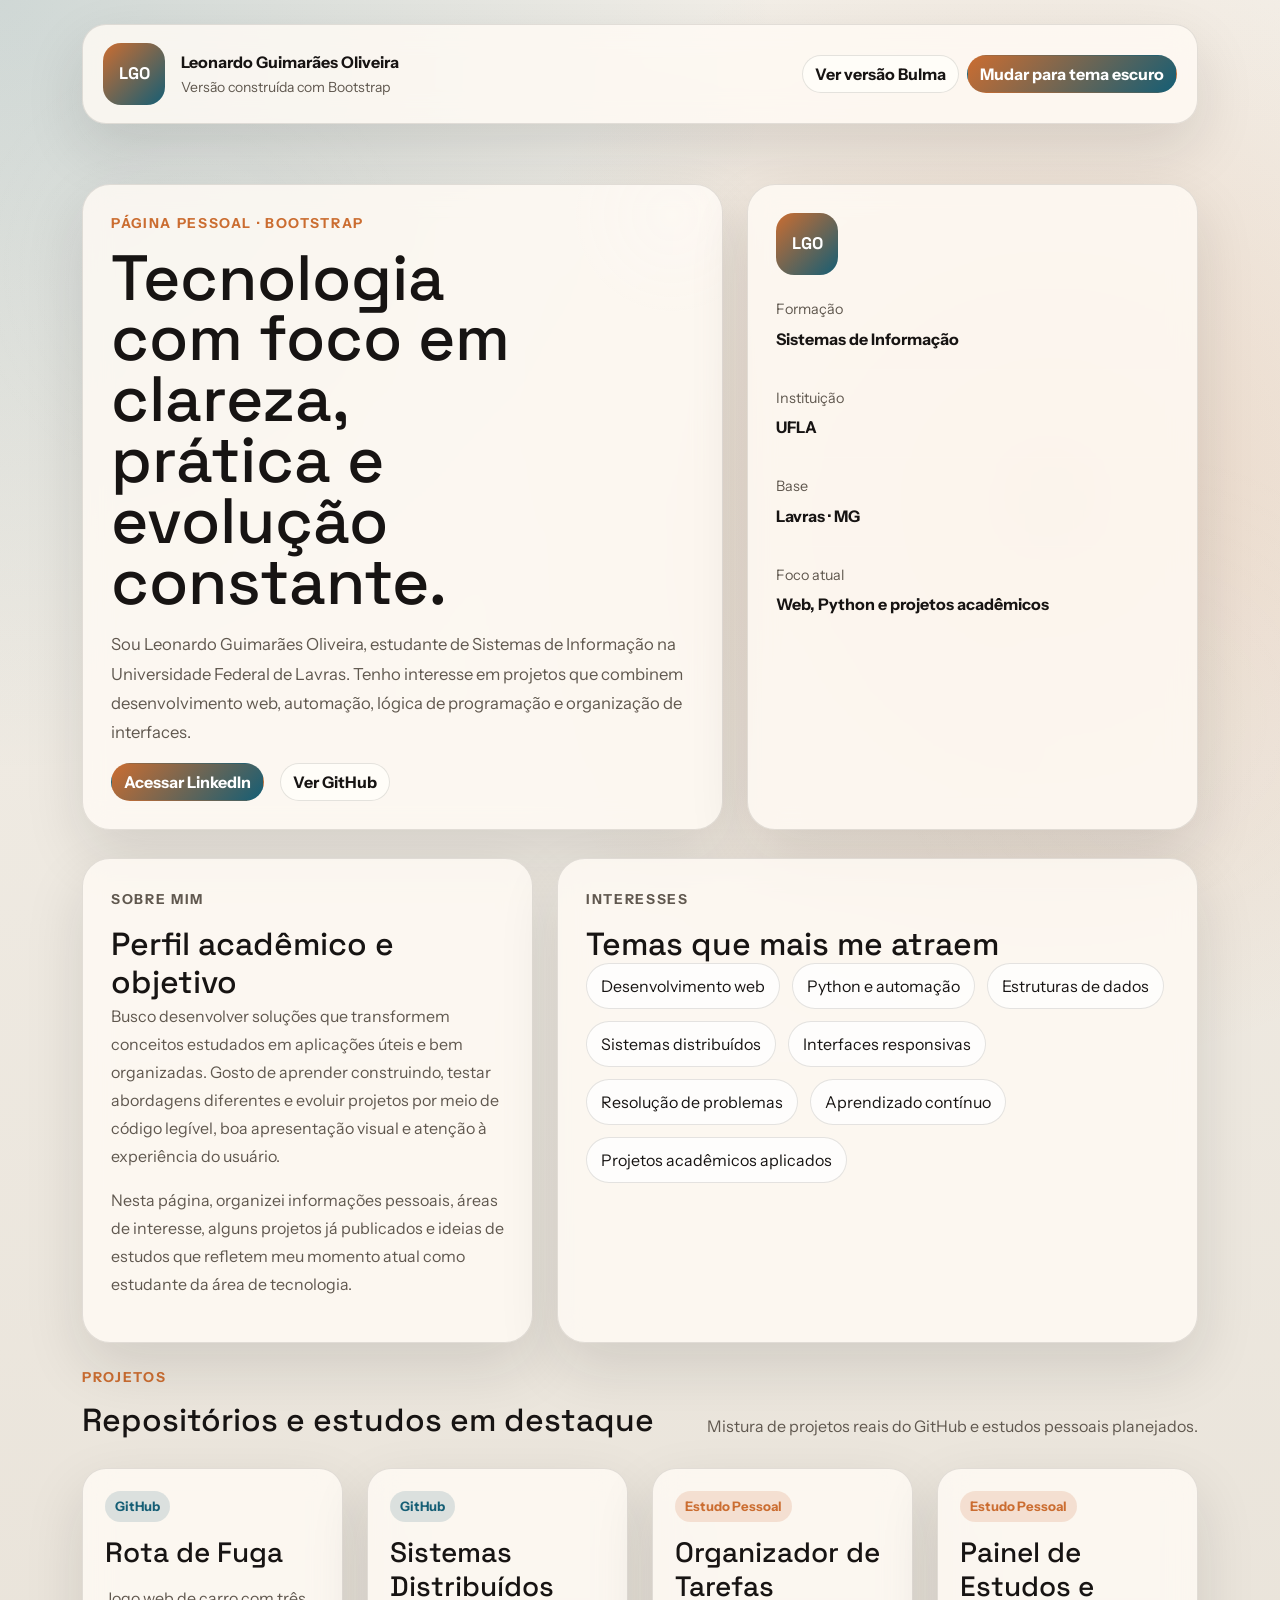
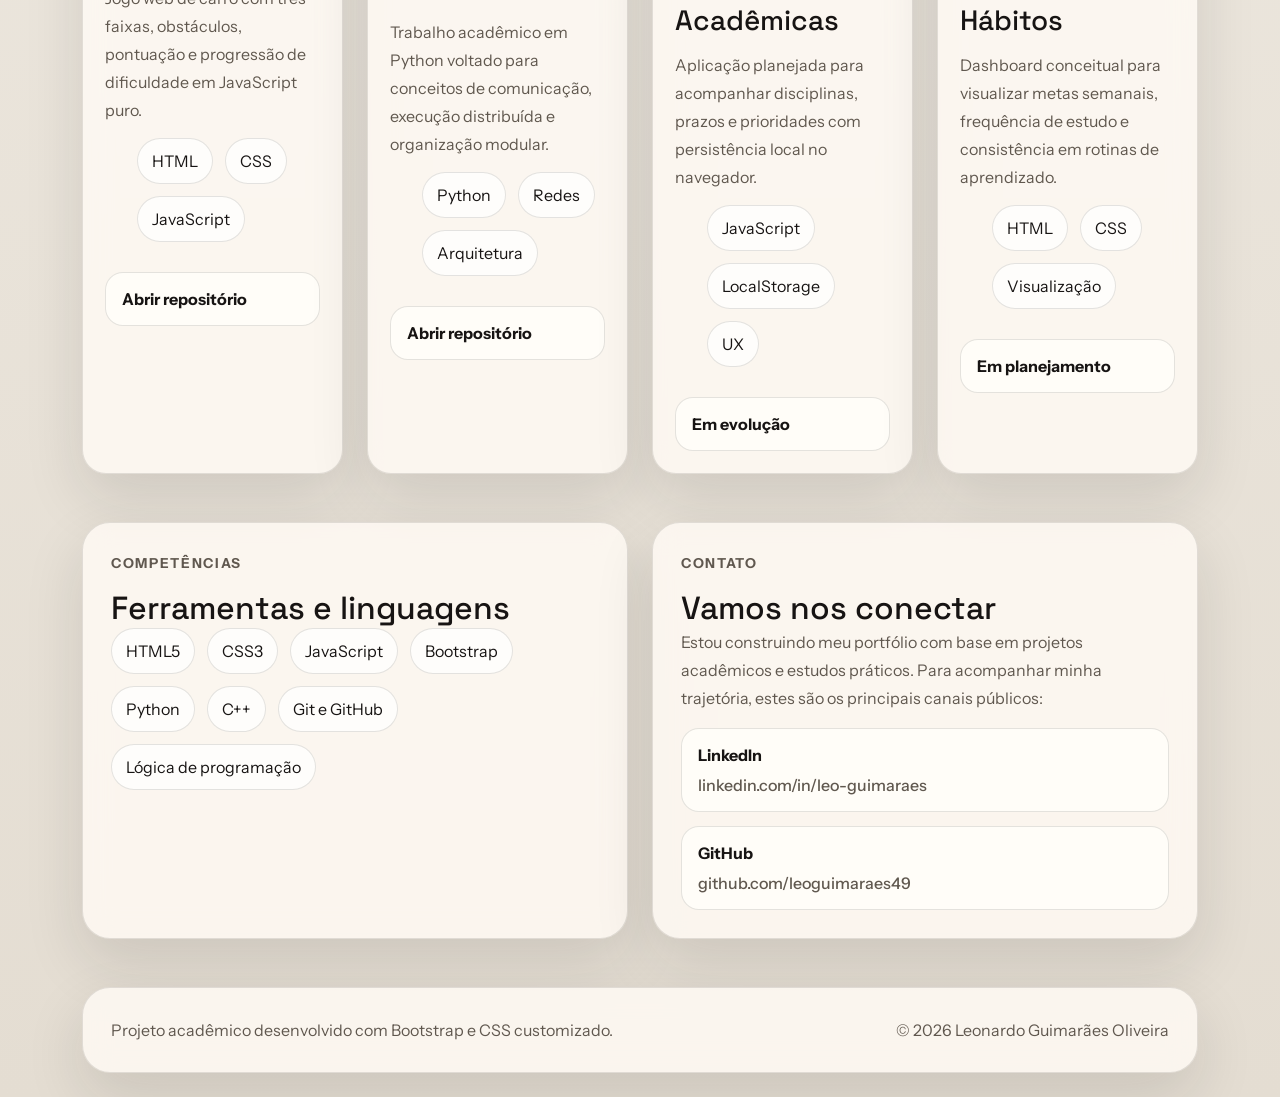
<file: index.html>
<!DOCTYPE html>
<html lang="pt-BR">
  <head>
    <meta charset="UTF-8" />
    <meta name="viewport" content="width=device-width, initial-scale=1.0" />
    <title>Leonardo Guimarães Oliveira | Versão Bootstrap</title>
    <meta
      name="description"
      content="Página pessoal de Leonardo Guimarães Oliveira construída com Bootstrap."
    />
    <link rel="preconnect" href="https://fonts.googleapis.com" />
    <link rel="preconnect" href="https://fonts.gstatic.com" crossorigin />
    <link
      href="https://fonts.googleapis.com/css2?family=Instrument+Sans:wght@400;500;600;700&family=Space+Grotesk:wght@500;700&display=swap"
      rel="stylesheet"
    />
    <link
      href="https://cdn.jsdelivr.net/npm/bootstrap@5.3.3/dist/css/bootstrap.min.css"
      rel="stylesheet"
      crossorigin="anonymous"
    />
    <link rel="stylesheet" href="./bootstrap/style.css" />
  </head>
  <body>
    <div class="page-backdrop" aria-hidden="true"></div>

    <header class="container py-4">
      <nav class="topbar d-flex flex-column flex-lg-row align-items-lg-center justify-content-between gap-3">
        <a class="brand d-flex align-items-center gap-3 text-decoration-none" href="./">
          <span class="brand-mark">LGO</span>
          <span>
            <strong class="d-block">Leonardo Guimarães Oliveira</strong>
            <small>Versão construída com Bootstrap</small>
          </span>
        </a>

        <div class="d-flex flex-wrap gap-2">
          <a class="btn btn-outline-theme" href="./bulma/">Ver versão Bulma</a>
          <button class="btn btn-theme-toggle" type="button" data-theme-toggle>
            Mudar para tema escuro
          </button>
        </div>
      </nav>
    </header>

    <main class="container pb-5">
      <section class="hero-section row g-4 align-items-stretch">
        <div class="col-lg-7">
          <article class="hero-card h-100">
            <p class="eyebrow">Página Pessoal · Bootstrap</p>
            <h1 class="display-hero">Tecnologia com foco em clareza, prática e evolução constante.</h1>
            <p class="lead-copy">
              Sou Leonardo Guimarães Oliveira, estudante de Sistemas de Informação
              na Universidade Federal de Lavras. Tenho interesse em projetos que
              combinem desenvolvimento web, automação, lógica de programação e
              organização de interfaces.
            </p>

            <div class="hero-actions d-flex flex-wrap gap-3">
              <a
                class="btn btn-solid"
                href="https://www.linkedin.com/in/leo-guimaraes/"
                target="_blank"
                rel="noreferrer"
              >
                Acessar LinkedIn
              </a>
              <a
                class="btn btn-outline-theme"
                href="https://github.com/leoguimaraes49"
                target="_blank"
                rel="noreferrer"
              >
                Ver GitHub
              </a>
            </div>
          </article>
        </div>

        <div class="col-lg-5">
          <article class="summary-card h-100">
            <div class="avatar-block" aria-hidden="true">LGO</div>
            <div class="summary-grid">
              <div>
                <span>Formação</span>
                <strong>Sistemas de Informação</strong>
              </div>
              <div>
                <span>Instituição</span>
                <strong>UFLA</strong>
              </div>
              <div>
                <span>Base</span>
                <strong>Lavras · MG</strong>
              </div>
              <div>
                <span>Foco atual</span>
                <strong>Web, Python e projetos acadêmicos</strong>
              </div>
            </div>
          </article>
        </div>
      </section>

      <section class="content-section row g-4 mt-1">
        <div class="col-lg-5">
          <article class="section-card h-100">
            <p class="eyebrow">Sobre Mim</p>
            <h2>Perfil acadêmico e objetivo</h2>
            <p>
              Busco desenvolver soluções que transformem conceitos estudados em
              aplicações úteis e bem organizadas. Gosto de aprender construindo,
              testar abordagens diferentes e evoluir projetos por meio de código
              legível, boa apresentação visual e atenção à experiência do usuário.
            </p>
            <p>
              Nesta página, organizei informações pessoais, áreas de interesse,
              alguns projetos já publicados e ideias de estudos que refletem meu
              momento atual como estudante da área de tecnologia.
            </p>
          </article>
        </div>

        <div class="col-lg-7">
          <article class="section-card h-100">
            <p class="eyebrow">Interesses</p>
            <h2>Temas que mais me atraem</h2>
            <div class="interest-list">
              <span>Desenvolvimento web</span>
              <span>Python e automação</span>
              <span>Estruturas de dados</span>
              <span>Sistemas distribuídos</span>
              <span>Interfaces responsivas</span>
              <span>Resolução de problemas</span>
              <span>Aprendizado contínuo</span>
              <span>Projetos acadêmicos aplicados</span>
            </div>
          </article>
        </div>
      </section>

      <section class="projects-section mt-4">
        <div class="section-heading d-flex flex-column flex-lg-row justify-content-between align-items-lg-end gap-3">
          <div>
            <p class="eyebrow">Projetos</p>
            <h2>Repositórios e estudos em destaque</h2>
          </div>
          <p class="heading-note">
            Mistura de projetos reais do GitHub e estudos pessoais planejados.
          </p>
        </div>

        <div class="row g-4 mt-1">
          <div class="col-md-6 col-xl-3">
            <article class="project-card h-100">
              <span class="project-tag">GitHub</span>
              <h3>Rota de Fuga</h3>
              <p>
                Jogo web de carro com três faixas, obstáculos, pontuação e
                progressão de dificuldade em JavaScript puro.
              </p>
              <ul class="project-meta">
                <li>HTML</li>
                <li>CSS</li>
                <li>JavaScript</li>
              </ul>
              <a
                href="https://github.com/leoguimaraes49/rota-de-fuga-jogo-web"
                target="_blank"
                rel="noreferrer"
              >
                Abrir repositório
              </a>
            </article>
          </div>

          <div class="col-md-6 col-xl-3">
            <article class="project-card h-100">
              <span class="project-tag">GitHub</span>
              <h3>Sistemas Distribuídos</h3>
              <p>
                Trabalho acadêmico em Python voltado para conceitos de
                comunicação, execução distribuída e organização modular.
              </p>
              <ul class="project-meta">
                <li>Python</li>
                <li>Redes</li>
                <li>Arquitetura</li>
              </ul>
              <a
                href="https://github.com/leoguimaraes49/Trabalho-de-Sistemas-Distribuidos"
                target="_blank"
                rel="noreferrer"
              >
                Abrir repositório
              </a>
            </article>
          </div>

          <div class="col-md-6 col-xl-3">
            <article class="project-card h-100">
              <span class="project-tag project-tag-alt">Estudo Pessoal</span>
              <h3>Organizador de Tarefas Acadêmicas</h3>
              <p>
                Aplicação planejada para acompanhar disciplinas, prazos e
                prioridades com persistência local no navegador.
              </p>
              <ul class="project-meta">
                <li>JavaScript</li>
                <li>LocalStorage</li>
                <li>UX</li>
              </ul>
              <a href="#contato">Em evolução</a>
            </article>
          </div>

          <div class="col-md-6 col-xl-3">
            <article class="project-card h-100">
              <span class="project-tag project-tag-alt">Estudo Pessoal</span>
              <h3>Painel de Estudos e Hábitos</h3>
              <p>
                Dashboard conceitual para visualizar metas semanais, frequência
                de estudo e consistência em rotinas de aprendizado.
              </p>
              <ul class="project-meta">
                <li>HTML</li>
                <li>CSS</li>
                <li>Visualização</li>
              </ul>
              <a href="#contato">Em planejamento</a>
            </article>
          </div>
        </div>
      </section>

      <section class="timeline-section row g-4 mt-4">
        <div class="col-lg-6">
          <article class="section-card h-100">
            <p class="eyebrow">Competências</p>
            <h2>Ferramentas e linguagens</h2>
            <div class="tool-grid">
              <span>HTML5</span>
              <span>CSS3</span>
              <span>JavaScript</span>
              <span>Bootstrap</span>
              <span>Python</span>
              <span>C++</span>
              <span>Git e GitHub</span>
              <span>Lógica de programação</span>
            </div>
          </article>
        </div>

        <div class="col-lg-6">
          <article class="section-card h-100" id="contato">
            <p class="eyebrow">Contato</p>
            <h2>Vamos nos conectar</h2>
            <p>
              Estou construindo meu portfólio com base em projetos acadêmicos e
              estudos práticos. Para acompanhar minha trajetória, estes são os
              principais canais públicos:
            </p>
            <div class="contact-list">
              <a
                class="contact-item"
                href="https://www.linkedin.com/in/leo-guimaraes/"
                target="_blank"
                rel="noreferrer"
              >
                <strong>LinkedIn</strong>
                <span>linkedin.com/in/leo-guimaraes</span>
              </a>
              <a
                class="contact-item"
                href="https://github.com/leoguimaraes49"
                target="_blank"
                rel="noreferrer"
              >
                <strong>GitHub</strong>
                <span>github.com/leoguimaraes49</span>
              </a>
            </div>
          </article>
        </div>
      </section>
    </main>

    <footer class="container pb-4">
      <div class="footer-card d-flex flex-column flex-md-row justify-content-between gap-2">
        <span>Projeto acadêmico desenvolvido com Bootstrap e CSS customizado.</span>
        <span>&copy; <span data-current-year></span> Leonardo Guimarães Oliveira</span>
      </div>
    </footer>

    <script src="./shared/site.js"></script>
  </body>
</html>
</file>
<file: bootstrap/style.css>
:root {
  color-scheme: light;
  --bg: #f3efe8;
  --bg-alt: #e4ddd2;
  --surface: rgba(255, 251, 245, 0.82);
  --surface-strong: #fffdf8;
  --surface-soft: rgba(255, 255, 255, 0.7);
  --border: rgba(34, 32, 30, 0.12);
  --text: #171413;
  --muted: #60584f;
  --accent: #cb6d31;
  --accent-strong: #8c3d1b;
  --accent-2: #155e75;
  --shadow: 0 24px 60px rgba(27, 24, 21, 0.12);
}

html[data-theme="dark"] {
  color-scheme: dark;
  --bg: #111316;
  --bg-alt: #1b2026;
  --surface: rgba(23, 26, 31, 0.82);
  --surface-strong: #16191e;
  --surface-soft: rgba(255, 255, 255, 0.04);
  --border: rgba(255, 255, 255, 0.11);
  --text: #f4f3ef;
  --muted: #b5b7bc;
  --accent: #ff9256;
  --accent-strong: #ffc4a0;
  --accent-2: #57d0ed;
  --shadow: 0 24px 60px rgba(0, 0, 0, 0.34);
}

* {
  box-sizing: border-box;
}

html {
  scroll-behavior: smooth;
}

body {
  margin: 0;
  background:
    radial-gradient(circle at top left, rgba(21, 94, 117, 0.16), transparent 26%),
    radial-gradient(circle at 82% 18%, rgba(203, 109, 49, 0.16), transparent 24%),
    linear-gradient(180deg, var(--bg), var(--bg-alt));
  color: var(--text);
  font-family: "Instrument Sans", sans-serif;
}

body::before {
  position: fixed;
  inset: 0;
  background-image:
    linear-gradient(rgba(255, 255, 255, 0.02) 1px, transparent 1px),
    linear-gradient(90deg, rgba(255, 255, 255, 0.02) 1px, transparent 1px);
  background-size: 26px 26px;
  content: "";
  pointer-events: none;
}

a {
  color: inherit;
}

.page-backdrop {
  position: fixed;
  inset: 0;
  background:
    radial-gradient(circle at 15% 30%, rgba(255, 255, 255, 0.06), transparent 18%),
    radial-gradient(circle at 90% 80%, rgba(255, 255, 255, 0.05), transparent 20%);
  pointer-events: none;
}

.topbar,
.hero-card,
.summary-card,
.section-card,
.project-card,
.footer-card {
  position: relative;
  z-index: 1;
  border: 1px solid var(--border);
  background: var(--surface);
  box-shadow: var(--shadow);
  backdrop-filter: blur(14px);
}

.topbar {
  padding: 18px 20px;
  border-radius: 24px;
}

.brand {
  color: inherit;
}

.brand small {
  color: var(--muted);
}

.brand-mark,
.avatar-block {
  display: grid;
  place-items: center;
  width: 62px;
  height: 62px;
  border-radius: 18px;
  background: linear-gradient(135deg, var(--accent), var(--accent-2));
  color: #ffffff;
  font-family: "Space Grotesk", sans-serif;
  font-size: 1.05rem;
  font-weight: 700;
}

.btn {
  border-radius: 999px;
  font-weight: 700;
}

.btn-outline-theme {
  border: 1px solid var(--border);
  color: var(--text);
  background: var(--surface-strong);
}

.btn-outline-theme:hover,
.btn-outline-theme:focus {
  border-color: var(--accent);
  background: var(--surface-soft);
  color: var(--text);
}

.btn-theme-toggle,
.btn-solid {
  border: 1px solid transparent;
  color: #ffffff;
  background: linear-gradient(135deg, var(--accent), var(--accent-2));
}

.btn-theme-toggle:hover,
.btn-theme-toggle:focus,
.btn-solid:hover,
.btn-solid:focus {
  color: #ffffff;
  filter: brightness(1.04);
}

.hero-section {
  margin-top: 12px;
}

.hero-card,
.summary-card,
.section-card,
.footer-card {
  padding: 28px;
  border-radius: 28px;
}

.hero-card {
  overflow: hidden;
}

.hero-card::after {
  position: absolute;
  top: -80px;
  right: -60px;
  width: 220px;
  height: 220px;
  border-radius: 50%;
  background: radial-gradient(circle, rgba(255, 255, 255, 0.16), transparent 66%);
  content: "";
}

.eyebrow {
  margin-bottom: 14px;
  color: var(--accent);
  font-size: 0.86rem;
  font-weight: 700;
  letter-spacing: 0.12em;
  text-transform: uppercase;
}

.display-hero,
.section-card h2,
.section-heading h2,
.project-card h3 {
  margin: 0;
  font-family: "Space Grotesk", sans-serif;
}

.display-hero {
  max-width: 11ch;
  font-size: clamp(2.8rem, 5vw, 4.8rem);
  line-height: 0.95;
}

.lead-copy,
.section-card p,
.heading-note,
.project-card p,
.footer-card {
  color: var(--muted);
  line-height: 1.75;
}

.lead-copy {
  max-width: 62ch;
  margin-top: 18px;
  font-size: 1.04rem;
}

.summary-card {
  display: grid;
  gap: 24px;
  align-content: start;
}

.summary-grid {
  display: grid;
  gap: 18px;
}

.summary-grid > div {
  padding-bottom: 18px;
  border-bottom: 1px solid rgba(255, 255, 255, 0.08);
}

.summary-grid > div:last-child {
  padding-bottom: 0;
  border-bottom: 0;
}

.summary-grid span {
  display: block;
  margin-bottom: 6px;
  color: var(--muted);
  font-size: 0.9rem;
}

.summary-grid strong {
  font-size: 1rem;
}

.interest-list,
.tool-grid,
.project-meta {
  display: flex;
  flex-wrap: wrap;
  gap: 12px;
}

.interest-list span,
.tool-grid span,
.project-meta li {
  padding: 10px 14px;
  border: 1px solid var(--border);
  border-radius: 999px;
  background: var(--surface-soft);
  list-style: none;
}

.projects-section {
  margin-top: 28px;
}

.heading-note {
  margin: 0;
}

.project-card {
  display: flex;
  flex-direction: column;
  gap: 14px;
  padding: 22px;
  border-radius: 24px;
}

.project-tag {
  align-self: flex-start;
  padding: 6px 10px;
  border-radius: 999px;
  background: rgba(21, 94, 117, 0.14);
  color: var(--accent-2);
  font-size: 0.82rem;
  font-weight: 700;
}

.project-tag-alt {
  background: rgba(203, 109, 49, 0.16);
  color: var(--accent);
}

.project-card p {
  margin: 0;
}

.project-card a,
.contact-item {
  display: block;
  padding: 14px 16px;
  border: 1px solid var(--border);
  border-radius: 18px;
  background: var(--surface-strong);
  color: var(--text);
  font-weight: 700;
  text-decoration: none;
  transition:
    transform 180ms ease,
    border-color 180ms ease;
}

.project-card a:hover,
.contact-item:hover {
  transform: translateY(-2px);
  border-color: var(--accent);
}

.contact-list {
  display: grid;
  gap: 14px;
}

.contact-item span {
  display: block;
  margin-top: 6px;
  color: var(--muted);
  font-weight: 500;
}

@media (max-width: 991px) {
  .display-hero {
    max-width: none;
  }
}

@media (max-width: 576px) {
  .topbar,
  .hero-card,
  .summary-card,
  .section-card,
  .project-card,
  .footer-card {
    padding: 22px;
  }

  .display-hero {
    font-size: 2.5rem;
  }
}
</file>
